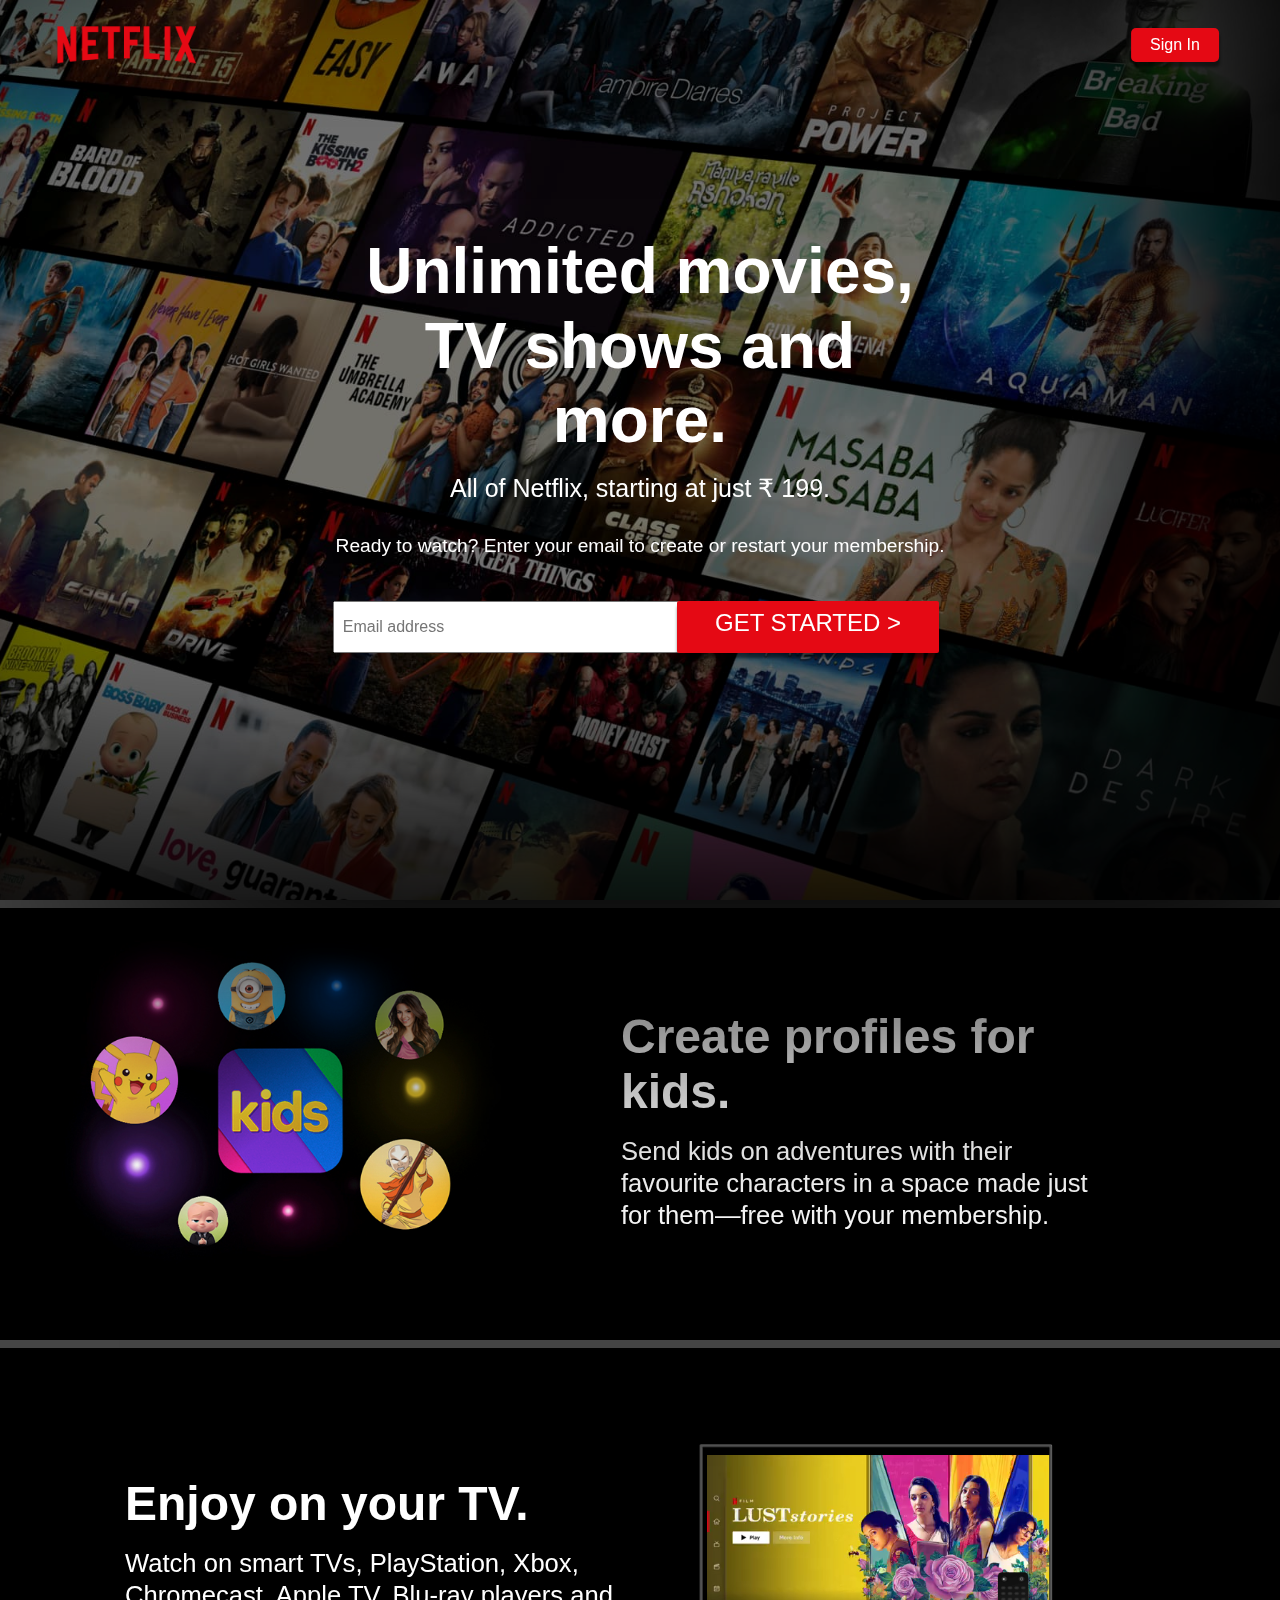
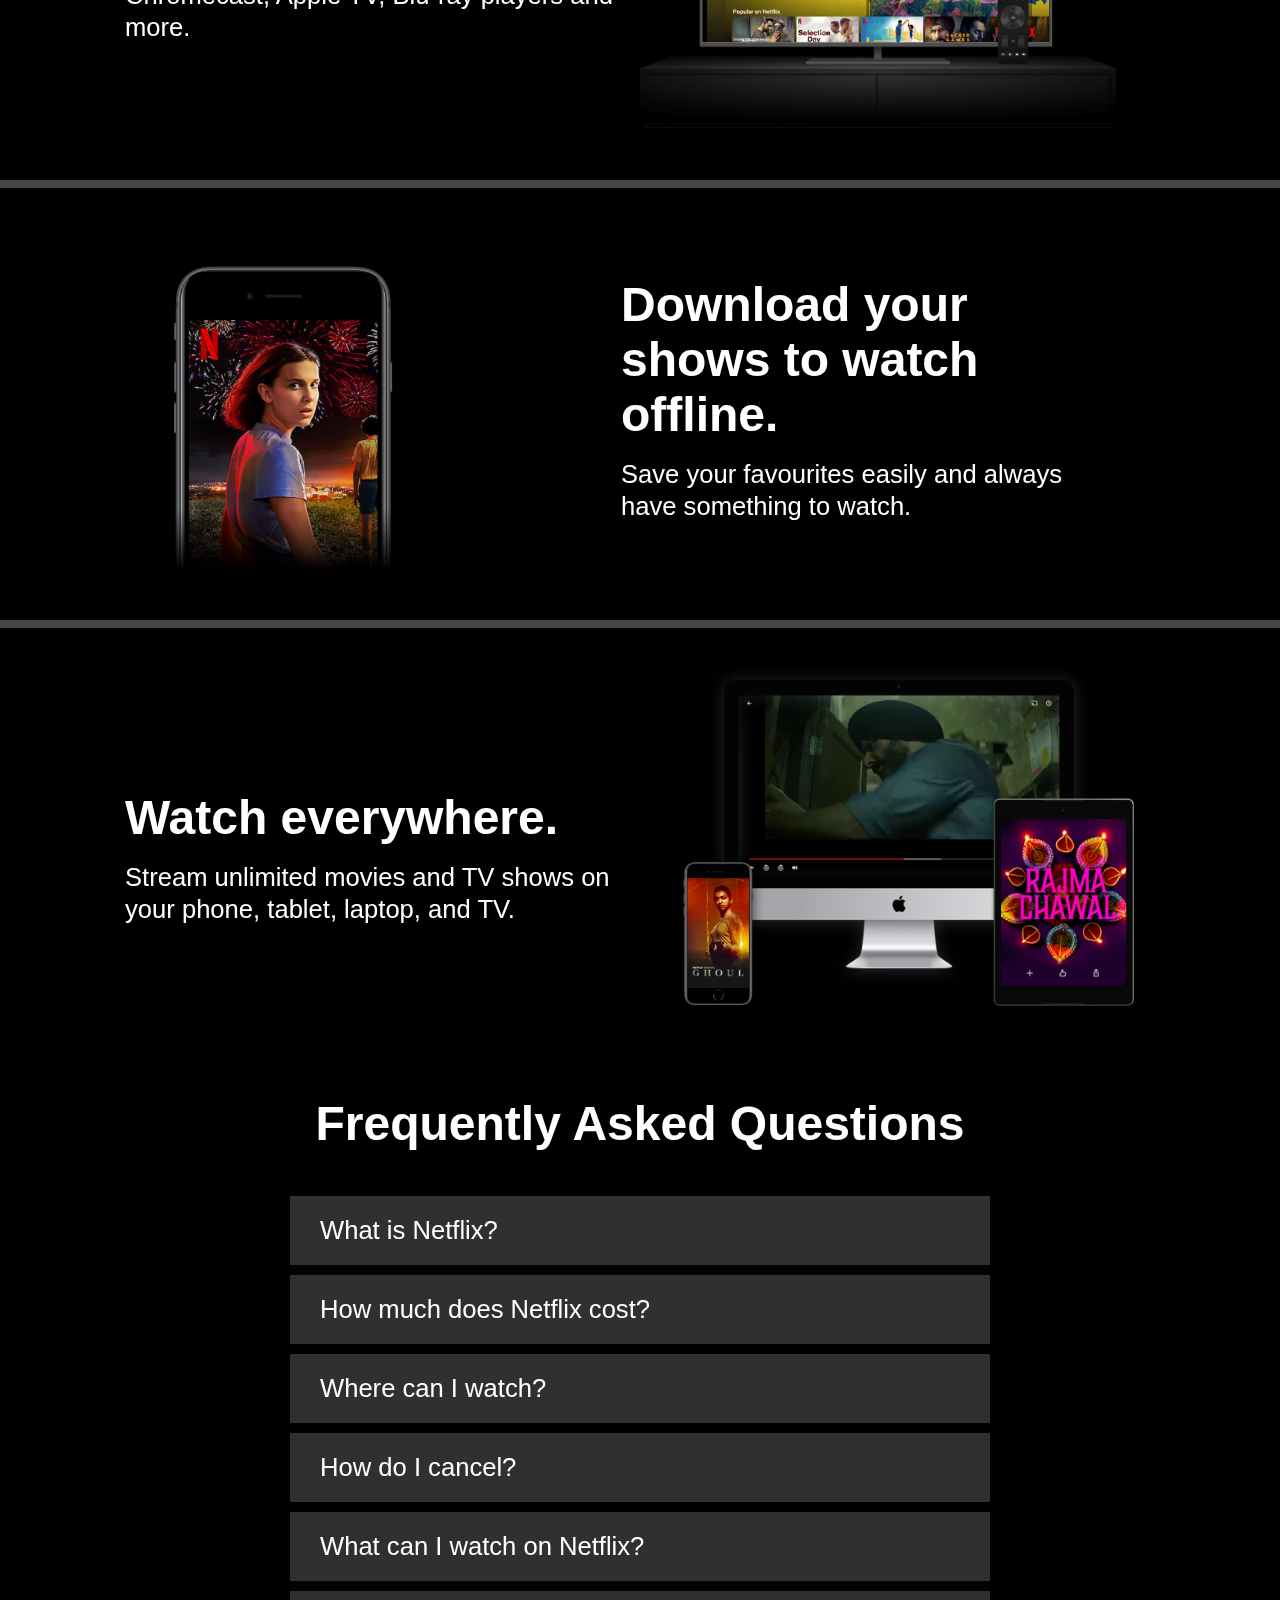
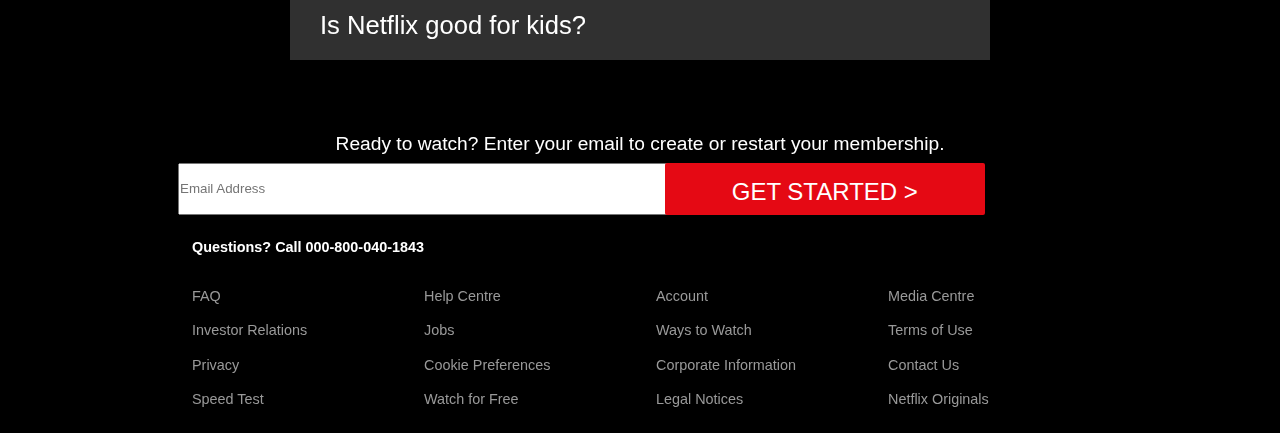
<file: Netflix-Clone/index.html>
<!DOCTYPE html>
<html lang="en">
<head>
    <meta charset="UTF-8">
    <meta name="viewport" content="width=device-width, initial-scale=1.0">
    <link rel="stylesheet" href="style.css">
    <title>Netflix</title>
</head>
<body>
    <header class="showcase">
        <div class="showcase-top">
            <img src="logo.png" alt="Netflix Logo">
            <a href="#" class="btn btn-rounded">Sign In</a>
        </div>
        <div class="showcase-content">
            <h1>Unlimited movies, TV shows and more.</h1>
            <h3>All of Netflix, starting at just ₹ 199.</h3>
            <p>Ready to watch? Enter your email to create or restart your membership.</p>
            <input type="email" name="email" id="mail" placeholder="Email address">
            <a href="#" class="btn btn-lg">GET STARTED ></a>
        </div>
    </header>

    <section class="style-cards">
        <div class="card-0">
            <img src="2.jpg" alt="Netflix Mobile">
            <div class="desc-0">
                <h1>Create profiles for kids.</h1>
                <h3>Send kids on adventures with their favourite characters in a space made just for them—free with your membership.</h3>
            </div>
        </div>
        <div class="card-1">
            <div class="desc-1">
                <h1>Enjoy on your TV.</h1>
                <h3>Watch on smart TVs, PlayStation, Xbox, Chromecast, Apple TV, Blu-ray players and more.</h3>
            </div>
            <img src="tv.png" alt="Netflix TV">
            <video class="video-1" autoplay="" playsinline="" muted="" loop=""><source src="1.m4v" type="video/mp4"></video>
        </div>
        <div class="card-2">
            <img src="3.jpg" alt="Netflix Mobile">
            <div class="desc-2">
                <h1>Download your shows to watch offline.</h1>
                <h3>Save your favourites easily and always have something to watch.</h3>
            </div>
        </div>
        <div class="card-3">
            <div class="desc-3">
                <h1>Watch everywhere.</h1>
                <h3>Stream unlimited movies and TV shows on your phone, tablet, laptop, and TV.</h3>
            </div>
            <img src="4.png" alt="Device-Pile-In">
            <video class="video-2" autoplay="" playsinline="" muted="" loop=""><source src="2.m4v" type="video/mp4"></video>
        </div>
    </section>

    <section class="lastsec">
        <div class="faq">
            <h1>Frequently Asked Questions</h1>
            <ul class="questions">
                <li>What is Netflix?</li>
                <li>How much does Netflix cost?</li>
                <li>Where can I watch?</li>
                <li>How do I cancel?</li>
                <li>What can I watch on Netflix?</li>
                <li>Is Netflix good for kids?</li>
            </ul>
            <p>Ready to watch? Enter your email to create or restart your membership.</p>
            <div class="input">
                <input type="email" name="email" placeholder="Email Address">
                <a href="#" class="btn-rounded"><button>GET STARTED ></button></a>
            </div>
        </div>
    </section>


    <footer class="footer">
        <p>Questions? Call 000-800-040-1843</p>
        <div class="footer-cols">
            <ul>
                <li><a href="#">FAQ</a></li>
                <li><a href="#">Investor Relations</a></li>
                <li><a href="#">Privacy</a></li>
                <li><a href="#">Speed Test</a></li>
            </ul>
            <ul>
                <li><a href="#">Help Centre</a></li>
                <li><a href="#">Jobs</a></li>
                <li><a href="#">Cookie Preferences</a></li>
                <li><a href="#">Watch for Free</a></li>
            </ul>
            <ul>
                <li><a href="#">Account</a></li>
                <li><a href="#">Ways to Watch</a></li>
                <li><a href="#">Corporate Information</a></li>
                <li><a href="#">Legal Notices</a></li>
            </ul>
            <ul>
                <li><a href="#">Media Centre</a></li>
                <li><a href="#">Terms of Use</a></li>
                <li><a href="#">Contact Us</a></li>
                <li><a href="#">Netflix Originals</a></li>
            </ul>
        </div>
    </footer>
</body>
</html>
</file>
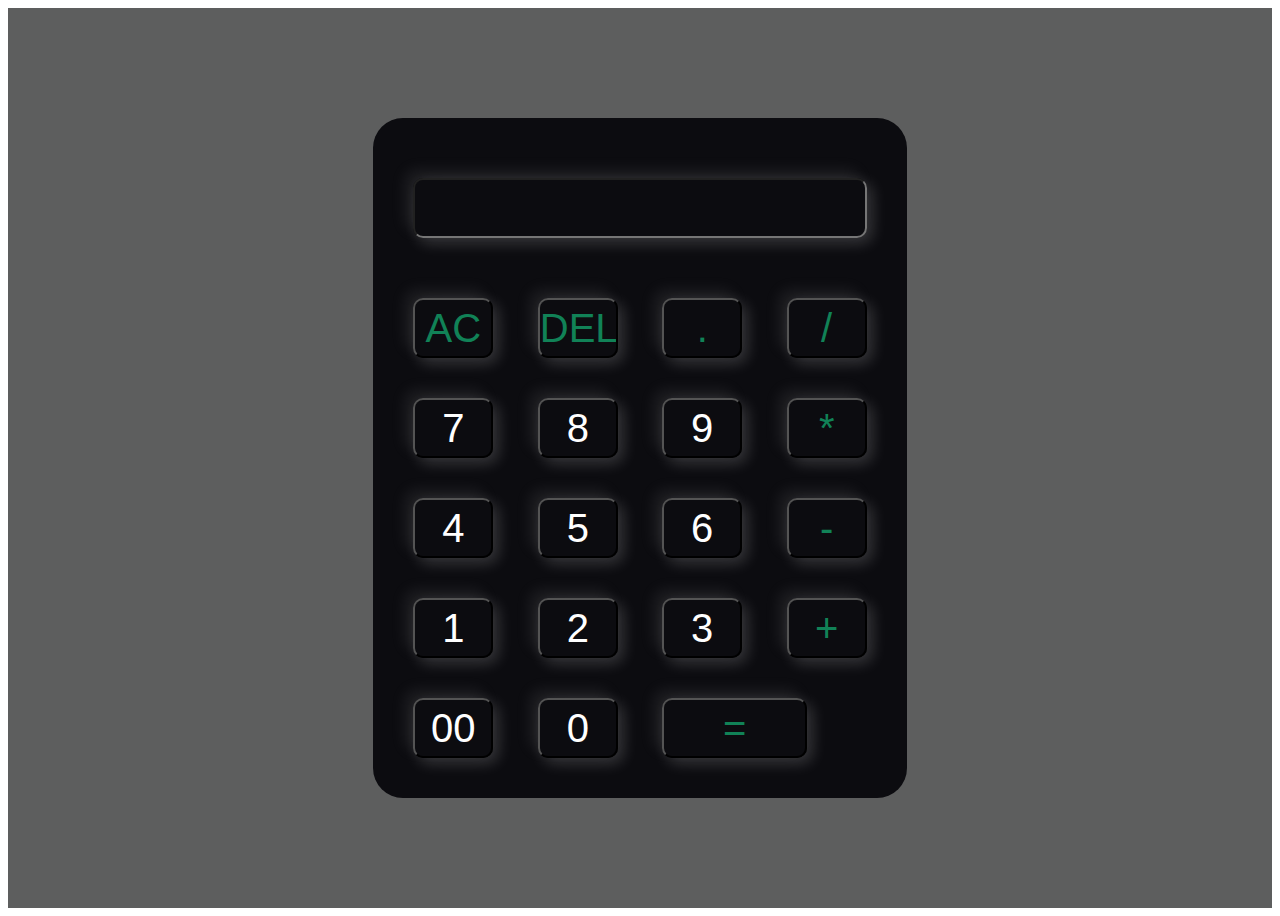
<file: webd task1/index.html>
<!DOCTYPE html>
<html lang="en">
<head>
    <meta charset="UTF-8">
    <meta http-equiv="X-UA-Compatible" content="IE=edge">
    <meta name="viewport" content="width=device-width, initial-scale=1.0">
    <title>Calculator using Javascript</title>
    <link rel="stylesheet " href="style.css">
</head>
<body>

    <div class="container">
        <div class="calculator">
            <form>
                <div class="display">
                    <input type="text" name="display">
                </div>
                <div>
                    <input type="button" value="AC" onclick="display.value =' ' " class="operator">
                    <input type="button" value="DEL" onclick="display.value = display.value.toString().slice(0,-1) " class="operator">
                    <input type="button" value="." onclick="display.value ='.' " class="operator">
                    <input type="button" value="/" onclick="display.value +='/' " class="operator">
                </div>
                <div>
                    <input type="button" value="7" onclick="display.value +='7' ">
                    <input type="button" value="8" onclick="display.value +='8' ">
                    <input type="button" value="9" onclick="display.value +='9' ">
                    <input type="button" value="*" onclick="display.value +='*' " class="operator">
                </div>
                <div>
                    <input type="button" value="4" onclick="display.value +='4' ">
                    <input type="button" value="5" onclick="display.value +='5' ">
                    <input type="button" value="6" onclick="display.value +='6' ">
                    <input type="button" value="-" onclick="display.value +='-' " class="operator">
                </div>
                <div>
                    <input type="button" value="1" onclick="display.value +='1' ">
                    <input type="button" value="2" onclick="display.value +='2' ">
                    <input type="button" value="3" onclick="display.value +='3' ">
                    <input type="button" value="+" onclick="display.value +='+' " class="operator">
                </div>
                <div>
                    <input type="button" value="00" onclick="display.value +='00' ">
                    <input type="button" value="0" onclick="display.value +='0' ">
                    <input type="button" value="=" class="equal operator" onclick="display.value = eval(display.value)" >
                    
                </div>
            </form>
        </div>
    </div>
    
</body>
</html>
</file>
<file: Netflix-Clone/style.css>
:root{
    --primary-color: #e50914;
    --dark-color: #141414;
    --light-color: #f4f4f4;
}

*{
    margin: 0;
    padding: 0;
}

body{
    font-family: Arial, Helvetica, sans-serif;
    background: #000000;
    color: #999999;
}

ul{
    list-style: none;
}

h1,h2,h3,h4{
    color: #ffffff;
}

h3{
    font-weight: lighter;
}

a{
    color: #ffffff;
    text-decoration: none;
}

p{
    margin: 0.5rem 0;
    font-weight: bold;
    color: #ffffff;
}

img{
    width: 100%;
}

.showcase{
    width: 100%;
    height: 100vh;
    position: relative;
    background: url("1.jpg") no-repeat center center/cover;
}

.showcase::after{
    content: "";
    position: absolute;
    top: 0;
    left: 0;
    width: 100%;
    height: 100%;
    z-index: 1;
    background: rgba(0, 0, 0, 0.4);
    box-shadow: 120px 100px 250px #000000 , inset -120px -100px 250px #000000;
}

.showcase-top{
    position: relative;
    z-index: 2;
    height: 90px;
}

.showcase-top img{
    width: 140px;
    position: absolute;
    top: 50%;
    left: 0;
    transform: translate(40% , -50%);
}

.showcase-top a{
    position: absolute;
    top: 50%;
    right: 0;
    transform: translate(-60% , -50%);
}

.showcase-content{
    position: relative;
    margin: 0 26%;
    z-index: 2;
    display: flex;
    flex-direction: column;
    justify-content: center;
    text-align: center;
    align-items: center;
    margin-top: 9rem;
}

.showcase-content h1{
    font-weight: 700;
    font-size: 64px;
    margin: 0 30px;
    max-width: 800px;
    line-height: 74.5px;
}

.showcase-content h3{
    color: white;
    font-size: 25px;
    margin: 16px 0;
}

.showcase-content p{
    font-size: 19.2px;
    font-weight: 300;
    padding-top: 0.5rem;
    padding-bottom: 1rem;
}

.showcase-content input{
    position: absolute;
    left: 0;
    bottom: -8vh;
    width: 454px;
    height: 3rem;
    font-size: 1rem;
    padding-left: 0.5rem;
}

.btn{
    display: inline-block;
    background: var(--primary-color);
    color: white;
    padding: 0.5rem 1.2rem;
    font-size: 1rem;
    text-align: center;
    border: none;
    cursor: pointer;
    border-radius: 2px;
    margin-right: 0.5rem;
    outline: none;
    box-shadow: 0 5px 3px rgba(0, 0, 0, 0.45);
}

.btn:hover{
    opacity: 0.9;
}

.btn-rounded{
    border-radius: 5px;
}

.showcase-content .btn-lg{
    position: absolute;
    right: 0;
    bottom: -8vh;
    padding: 0.5rem 1.2rem;
    font-size: 1.5rem;
    text-transform: uppercase;
    height: 36px;
    width: 14rem;
}

.card-0 , 
.card-1,
.card-2,
.card-3{
    border-top: 8px rgb(69, 69, 69) solid;
    padding: 50px;
}

.card-0{
    position: relative;
    display: inline-grid;
    grid-template-columns: 40% 50%;
    text-align: left;
    align-items: center;
    padding: 25px 45px 50px;
}

.desc-0{
    padding-left: 100px;
}

.card-1{
    position: relative;
    display: inline-grid;
    grid-template-columns: 50% 40%;
    text-align: left;
    align-items: center;
    padding: 25px 45px 50px;
}

.desc-1{
    padding-left: 80px;
}

.style-cards h1{
    font-size: 3rem;
    padding: 1rem;
    padding-left: 0;
}

.style-cards h3{
    font-size: 1.6rem;
    line-height: 2rem;
}

.card-1 video{
    position: relative;
    width: 100%;
    height: 54%;
    grid-column: 2/2;
    grid-row: 1/2;
    z-index: -1;
}

.card-1 img{
    grid-column: 2/2;
    grid-row: 1/2;
}

.card-2{
    position: relative;
    display: inline-grid;
    grid-template-columns: 40% 50%;
    text-align: left;
    align-items: center;
    padding: 25px 45px 50px;
}

.desc-2{
    padding-left: 100px;
}

.card-3{
    position: relative;
    display: inline-grid;
    grid-template-columns: 50% 40%;
    text-align: left;
    align-items: center;
    padding: 25px 45px 50px;
}

.desc-3{
    padding-left: 80px;
    padding-right: 20px;
}

.card-3 img{
    width: 110%;
    grid-column: 2/2;
    grid-row: 1/2;
}

.card-3 video{
    position: relative;
    top: -87px;
    left: 125px;
    width: 65%;
    height: 78%;
    grid-column: 2/2;
    grid-row: 1/2;
    z-index: -1;
}

.faq{
    text-align: center;
}

.faq h1{
    padding-bottom: 40px;
    font-size: 3rem;
}

.questions{
    display: flex;
    flex-direction: column;
    flex-basis: 40%;
    align-items: center;
}

.questions li{
    padding: 20px 30px;
    margin: 5px;
    font-size: 1.6rem;
    background-color: #303030;
    color: white;
    text-align: left;
    width: 50%;
}

.faq p{
    padding-top: 60px;
    font-size: 1.2rem;
    font-weight: 200;
}

.input{
    display: inline-grid;
    align-items: center;
    grid-template-columns: 50% 40%;
}

.input input{
    width: 600px;
    height: 3rem;
}

.input button{
    height: 3.25rem;
    width: 320px;
    left: 20px;
    text-align: center;
    background-color: var(--primary-color);
    font-size: 1.5rem;
    padding: 15px 32px;
    border: none;
    border-radius: 2px;
    color: white;
}

.footer{
    max-width: 70%;
    margin: 1rem auto;
    overflow: auto;
}

.footer ,
.footer a{
    color: #999999;
    font-size: 0.9rem;
}

.footer p{
    margin-bottom: 1.5rem;
}

.footer .footer-cols{
    display: grid;
    grid-template-columns: repeat(4 , 1fr);
    grid-gap: 2rem;
}

.footer li{
    line-height: 2.4;
}
</file>
<file: webd task1/style.css>
* {
    margin: 30;
    padding: 0;
    font-family: 'poppins', sans-serif;
    box-sizing: border-box;
}

.container {
    width: 100%;
    height: 100vh;
    background-color: #5d5e5e;
    display: flex;
    align-items: center;
    justify-content: center; /* Center horizontally */
}

.calculator {
    background: #0c0c10;
    padding: 20px;
    border-radius: 30px;
   
}

.calculator form input{
    border: 20;
    outline: 0;
    width: 80px;
    height: 60px;
    border-radius: 10px;
    box-shadow: -8px -8px 15px rgba(200, 194, 194, 0.1), 5px 5px 15px rgba(236, 234, 234, 0.2);
    background: transparent;
    font-size: 40px;
    color: #fff ;
    cursor: pointer;
    margin: 20px;

}

.display{
    display: flex;
    justify-content: flex-end;
    margin: 20px 0;
}

.display input{
    text-align: right;
    flex: 1;
    font-size: 45px;
    box-shadow: none;
}

form input.equal{
    width: 145px;
}

form input.operator{
    color: rgb(17, 130, 87);

}
</file>
